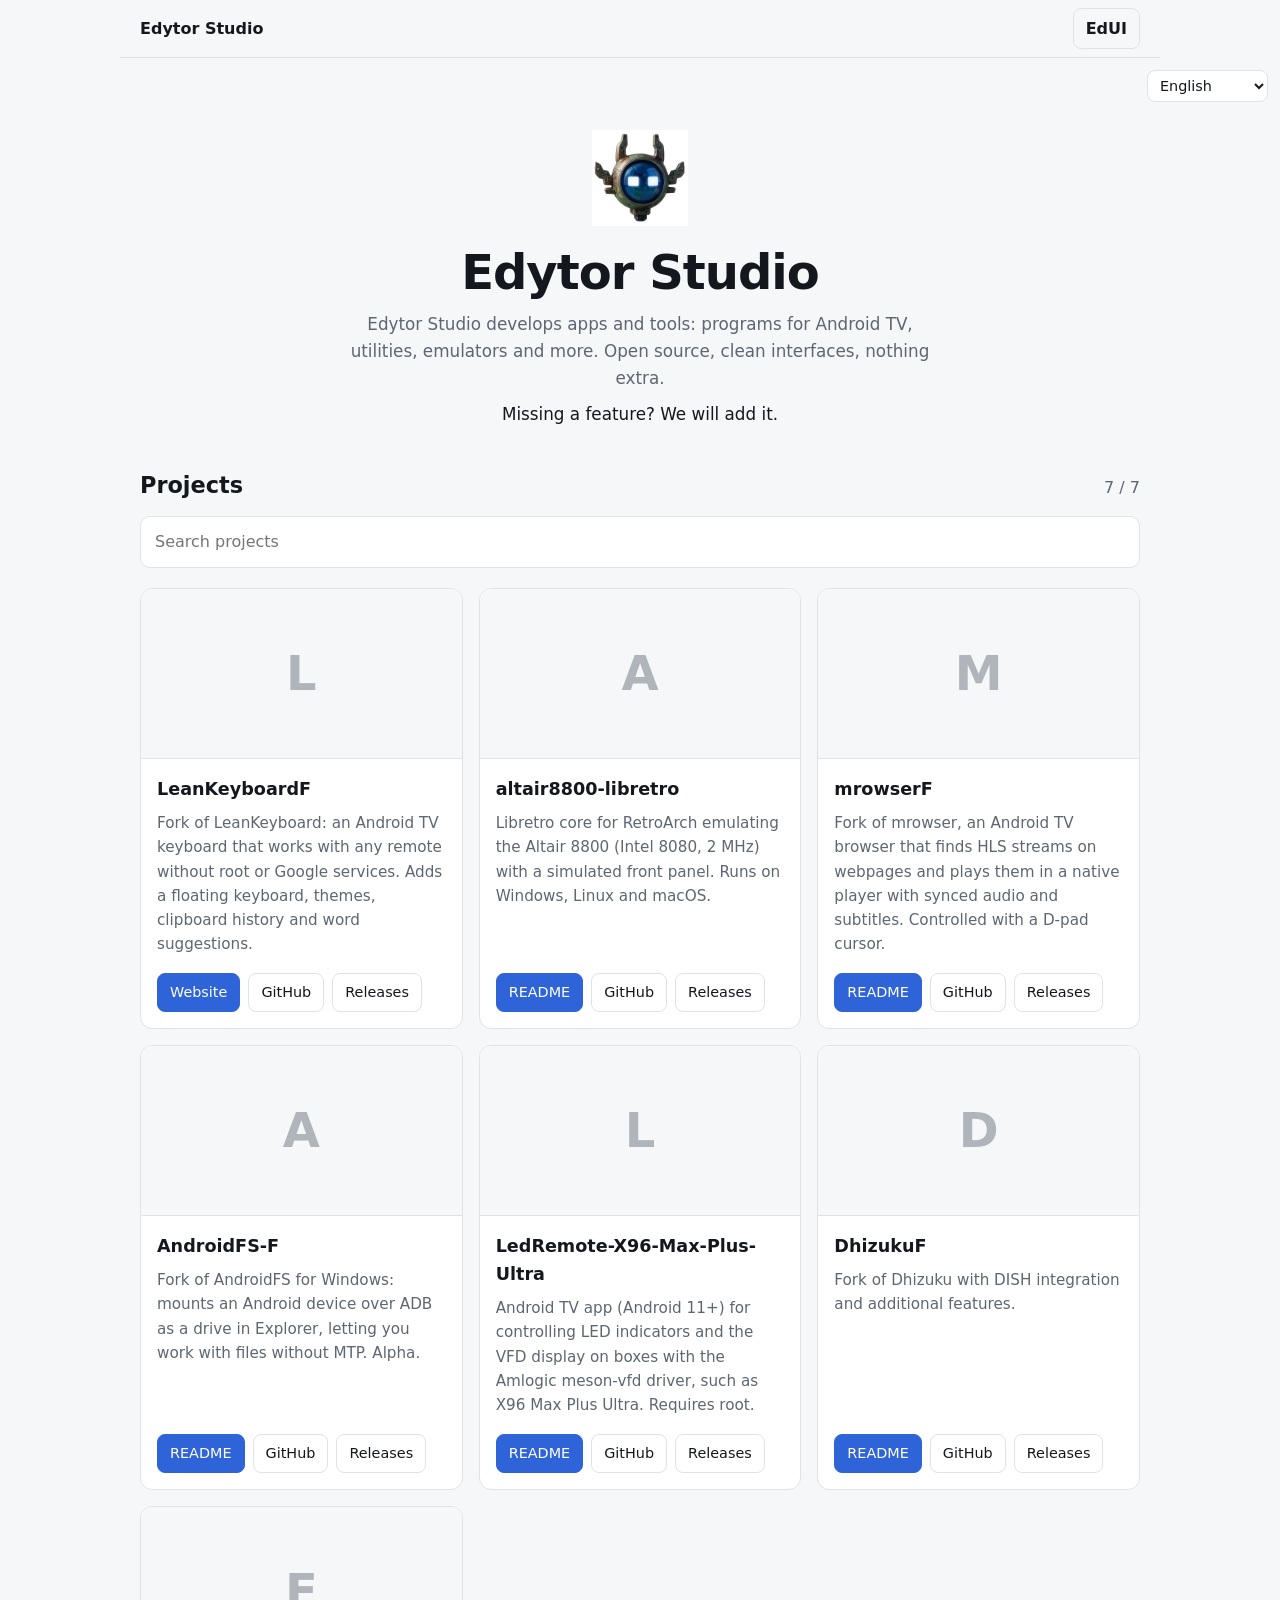
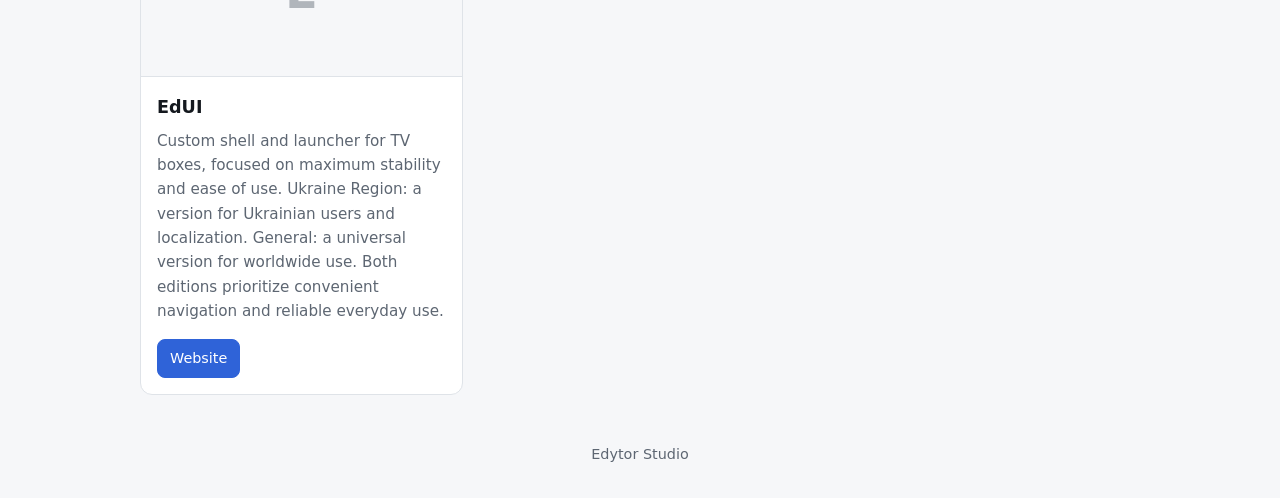
<file: index.html>
<!DOCTYPE html>
<html lang="uk">
<head>
<meta charset="utf-8">
<meta name="viewport" content="width=device-width, initial-scale=1">
<title>Edytor Studio</title>
<meta name="description" content="Edytor Studio">
<link rel="icon" href="icon.png">
<link rel="canonical" href="https://edytorstudio.github.io/">
<meta property="og:title" content="Edytor Studio">
<meta property="og:url" content="https://edytorstudio.github.io/">
<meta property="og:image" content="https://edytorstudio.github.io/icon.png">
<meta name="theme-color" content="#0e1116">
<link rel="stylesheet" href="style.css">
</head>
<body>
<div class="lang"><select id="lang" aria-label="Language"></select></div>
<nav class="topnav" aria-label="Main navigation">
  <a class="topnav-brand" href="index.html">Edytor Studio</a>
  <a class="topnav-link" href="edui.html">EdUI</a>
</nav>
<header class="hero">
  <img class="logo" src="icon.png" alt="Edytor Studio" onerror="this.style.display='none'">
  <h1>Edytor Studio</h1>
  <p data-i18n="tagline"></p>
  <p data-i18n="missing"></p>
</header>

<main>
  <section id="projects">
    <div class="bar">
      <h2 data-i18n="projects"></h2>
      <span id="count" class="muted"></span>
    </div>
    <input id="q" type="search" data-i18n-ph="search" autocomplete="off">
    <div id="list" class="grid"></div>
    <p id="empty" class="muted" hidden data-i18n="empty"></p>
  </section>
</main>

<footer class="muted">Edytor Studio</footer>

<div id="view" class="view" hidden>
  <div class="sheet" role="dialog" aria-modal="true" aria-label="README">
    <button id="close" class="btn" type="button" data-i18n="close"></button>
    <article id="doc" class="md"></article>
  </div>
</div>

<script src="app.js"></script>
</body>
</html>
</file>
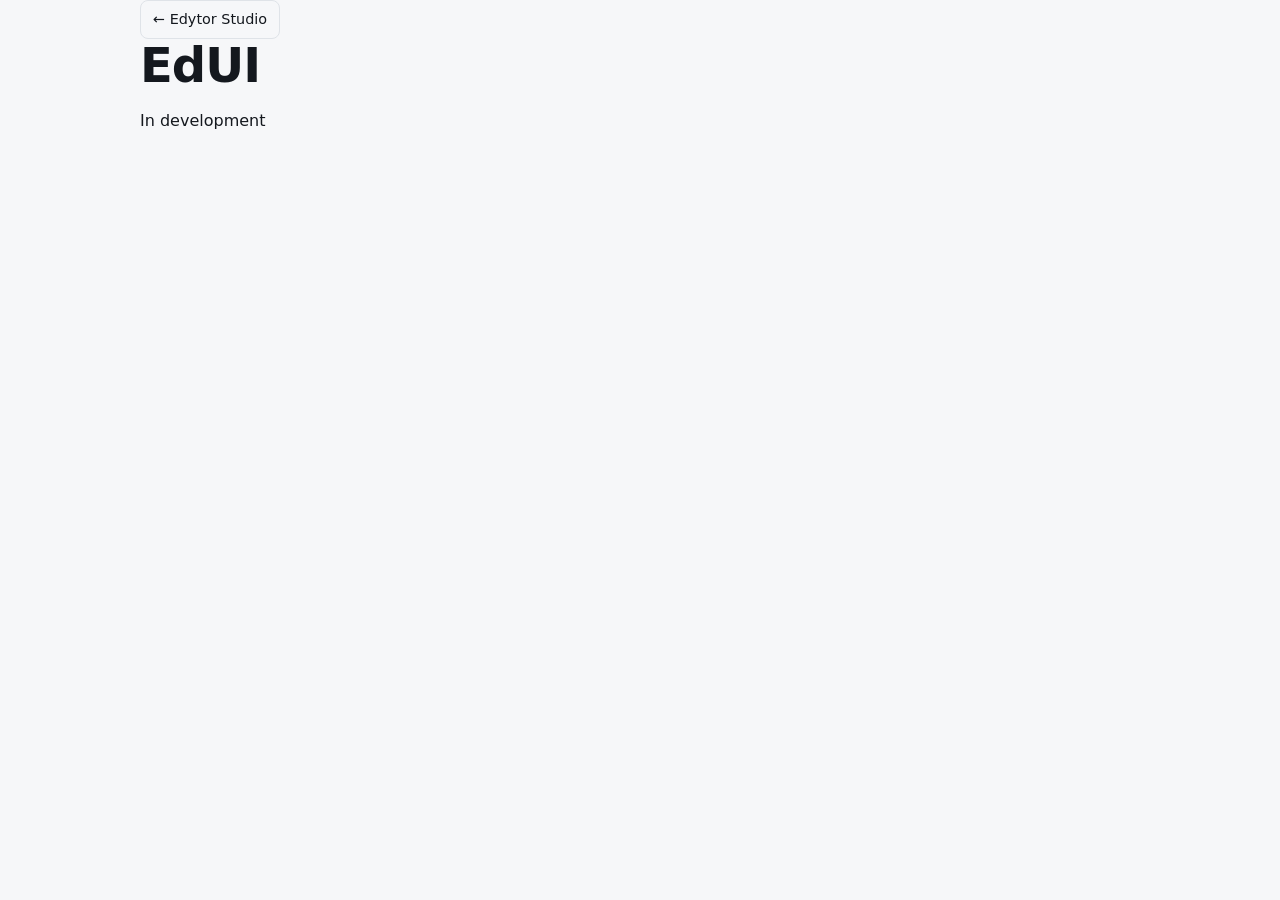
<file: edui.html>
<!DOCTYPE html>
<html lang="uk">
<head>
  <meta charset="utf-8">
  <meta name="viewport" content="width=device-width, initial-scale=1">
  <title>EdUI — Edytor Studio</title>
  <meta name="description" content="EdUI">
  <link rel="icon" href="icon.png">
  <link rel="stylesheet" href="style.css">
</head>
<body>
  <main class="edui-page">
    <a class="btn" href="index.html" data-back>← Edytor Studio</a>
    <section class="edui-message" aria-labelledby="edui-title">
      <h1 id="edui-title">EdUI</h1>
      <p id="edui-status"></p>
    </section>
  </main>
  <script>
    (function () {
      var messages = {
        en: 'In development',
        uk: 'В розробці',
        ru: 'В разработке',
        de: 'In Entwicklung',
        es: 'En desarrollo',
        pl: 'W rozwoju'
      };
      var lang = 'en';
      try {
        var saved = localStorage.getItem('lang');
        if (saved && messages[saved]) lang = saved;
        else {
          lang = (navigator.language || 'en').slice(0, 2).toLowerCase();
          if (lang === 'ua') lang = 'uk';
          if (!messages[lang]) lang = 'en';
        }
      } catch (e) {}
      document.documentElement.lang = lang;
      document.getElementById('edui-status').textContent = messages[lang];
    })();
  </script>
</body>
</html>
</file>
<file: style.css>
:root{--bg:#0e1116;--panel:#151a21;--line:#252c36;--text:#e8ebef;--muted:#8a94a3;--acc:#5b8def;color-scheme:dark}
@media (prefers-color-scheme:light){:root{--bg:#f6f7f9;--panel:#fff;--line:#dfe3e8;--text:#14181e;--muted:#5d6672;--acc:#2f63d8;color-scheme:light}}
*{box-sizing:border-box}
html{scroll-behavior:smooth}
body{margin:0;background:var(--bg);color:var(--text);font:16px/1.6 system-ui,-apple-system,"Segoe UI",Roboto,sans-serif}
.muted{color:var(--muted)}
.topnav{height:58px;display:flex;align-items:center;gap:24px;max-width:1040px;margin:0 auto;padding:0 20px;border-bottom:1px solid var(--line)}
.topnav-brand,.topnav-link{color:var(--text);text-decoration:none;font-weight:700}
.topnav-brand{margin-right:auto}
.topnav-link{padding:7px 12px;border:1px solid var(--line);border-radius:8px}
.topnav-link:hover{border-color:var(--acc);color:var(--acc)}
.hero{max-width:720px;margin:0 auto;padding:72px 20px 40px;text-align:center}
.logo{width:96px;height:96px;object-fit:contain;display:block;margin:0 auto 20px}
h1{margin:0 0 12px;font-size:clamp(2rem,6vw,3rem);letter-spacing:-.02em;line-height:1.1}
.hero p{margin:0 auto;max-width:56ch;color:var(--muted);font-size:1.05rem}
main,footer{max-width:1040px;margin:0 auto;padding:0 20px}
.bar{display:flex;align-items:baseline;justify-content:space-between;margin-bottom:12px}
h2{margin:0;font-size:1.4rem}
#q{width:100%;padding:12px 14px;margin-bottom:20px;border:1px solid var(--line);border-radius:10px;background:var(--panel);color:var(--text);font:inherit}
#q:focus,.btn:focus-visible{outline:2px solid var(--acc);outline-offset:1px}
.grid{display:grid;grid-template-columns:repeat(auto-fill,minmax(280px,1fr));gap:16px}
.card{display:flex;flex-direction:column;background:var(--panel);border:1px solid var(--line);border-radius:12px;overflow:hidden}
.thumb{height:170px;flex:none;display:flex;align-items:center;justify-content:center;background:var(--bg);border-bottom:1px solid var(--line);padding:12px}
.thumb img{max-width:100%;max-height:100%;object-fit:contain}
.body{padding:16px;display:flex;flex-direction:column;gap:8px;flex:1}
.body h3{margin:0;font-size:1.1rem}
.body p{margin:0;color:var(--muted);font-size:.95rem;flex:1}
.actions{display:flex;flex-wrap:wrap;gap:8px;margin-top:8px}
.btn{display:inline-block;padding:7px 12px;border:1px solid var(--line);border-radius:8px;background:transparent;color:var(--text);font:inherit;font-size:.9rem;text-decoration:none;cursor:pointer}
.btn:hover{border-color:var(--acc)}
.btn.main{background:var(--acc);border-color:var(--acc);color:#fff}
footer{padding-top:48px;padding-bottom:32px;text-align:center;font-size:.9rem}
.view{position:fixed;inset:0;background:rgba(0,0,0,.6);overflow:auto;padding:20px;z-index:10}
.view[hidden]{display:none}
.sheet{max-width:820px;margin:0 auto;background:var(--panel);border:1px solid var(--line);border-radius:12px;padding:20px}
.md{overflow-wrap:anywhere}
.md img{max-width:100%;height:auto}
.md pre{overflow:auto;padding:12px;background:var(--bg);border-radius:8px}
.md code{font-family:ui-monospace,Consolas,monospace;font-size:.9em}
.md :not(pre)>code{background:var(--bg);padding:2px 5px;border-radius:4px}
.md a{color:var(--acc)}
.md blockquote{margin:12px 0;padding-left:12px;border-left:3px solid var(--line);color:var(--muted)}
.md hr{border:0;border-top:1px solid var(--line)}
body.lock{overflow:hidden}
.lang{position:absolute;top:70px;right:12px}
.lang select{padding:6px 8px;border:1px solid var(--line);border-radius:8px;background:var(--panel);color:var(--text);font:inherit;font-size:.9rem}
.lang select:focus-visible{outline:2px solid var(--acc);outline-offset:1px}
.hero p+p{margin-top:10px;color:var(--text)}
.thumb img{min-width:0;min-height:0}
.ph{font-size:3rem;font-weight:700;color:var(--muted);opacity:.45}
.tw{overflow-x:auto;margin:12px 0}
.md table{border-collapse:collapse;width:100%}
.md th,.md td{border:1px solid var(--line);padding:6px 10px;text-align:left}
.md img{vertical-align:middle}
.md h1,.md h2{border-bottom:1px solid var(--line);padding-bottom:6px}
.edui-hero{position:relative;padding-top:88px}
.edui-back{position:absolute;top:12px;left:20px}
.edui-grid{display:grid;grid-template-columns:repeat(auto-fit,minmax(280px,1fr));gap:16px}
.edui-card{background:var(--panel);border:1px solid var(--line);border-radius:12px;padding:22px}
.edui-card-head{display:flex;align-items:center;gap:10px;margin-bottom:10px}
.edui-card h2{font-size:1.25rem}
.edui-card p{color:var(--muted)}
.edui-card ul{margin:14px 0 0;padding-left:20px}
.edui-card li{margin:6px 0}
.edui-badge{display:inline-block;padding:4px 8px;border-radius:999px;background:var(--acc);color:#fff;font-size:.75rem;font-weight:800;letter-spacing:.04em}
@media(max-width:600px){.topnav{padding:0 12px}.topnav-brand{font-size:.95rem}.lang{top:70px}.hero{padding-top:64px}.edui-hero{padding-top:82px}}
</file>
